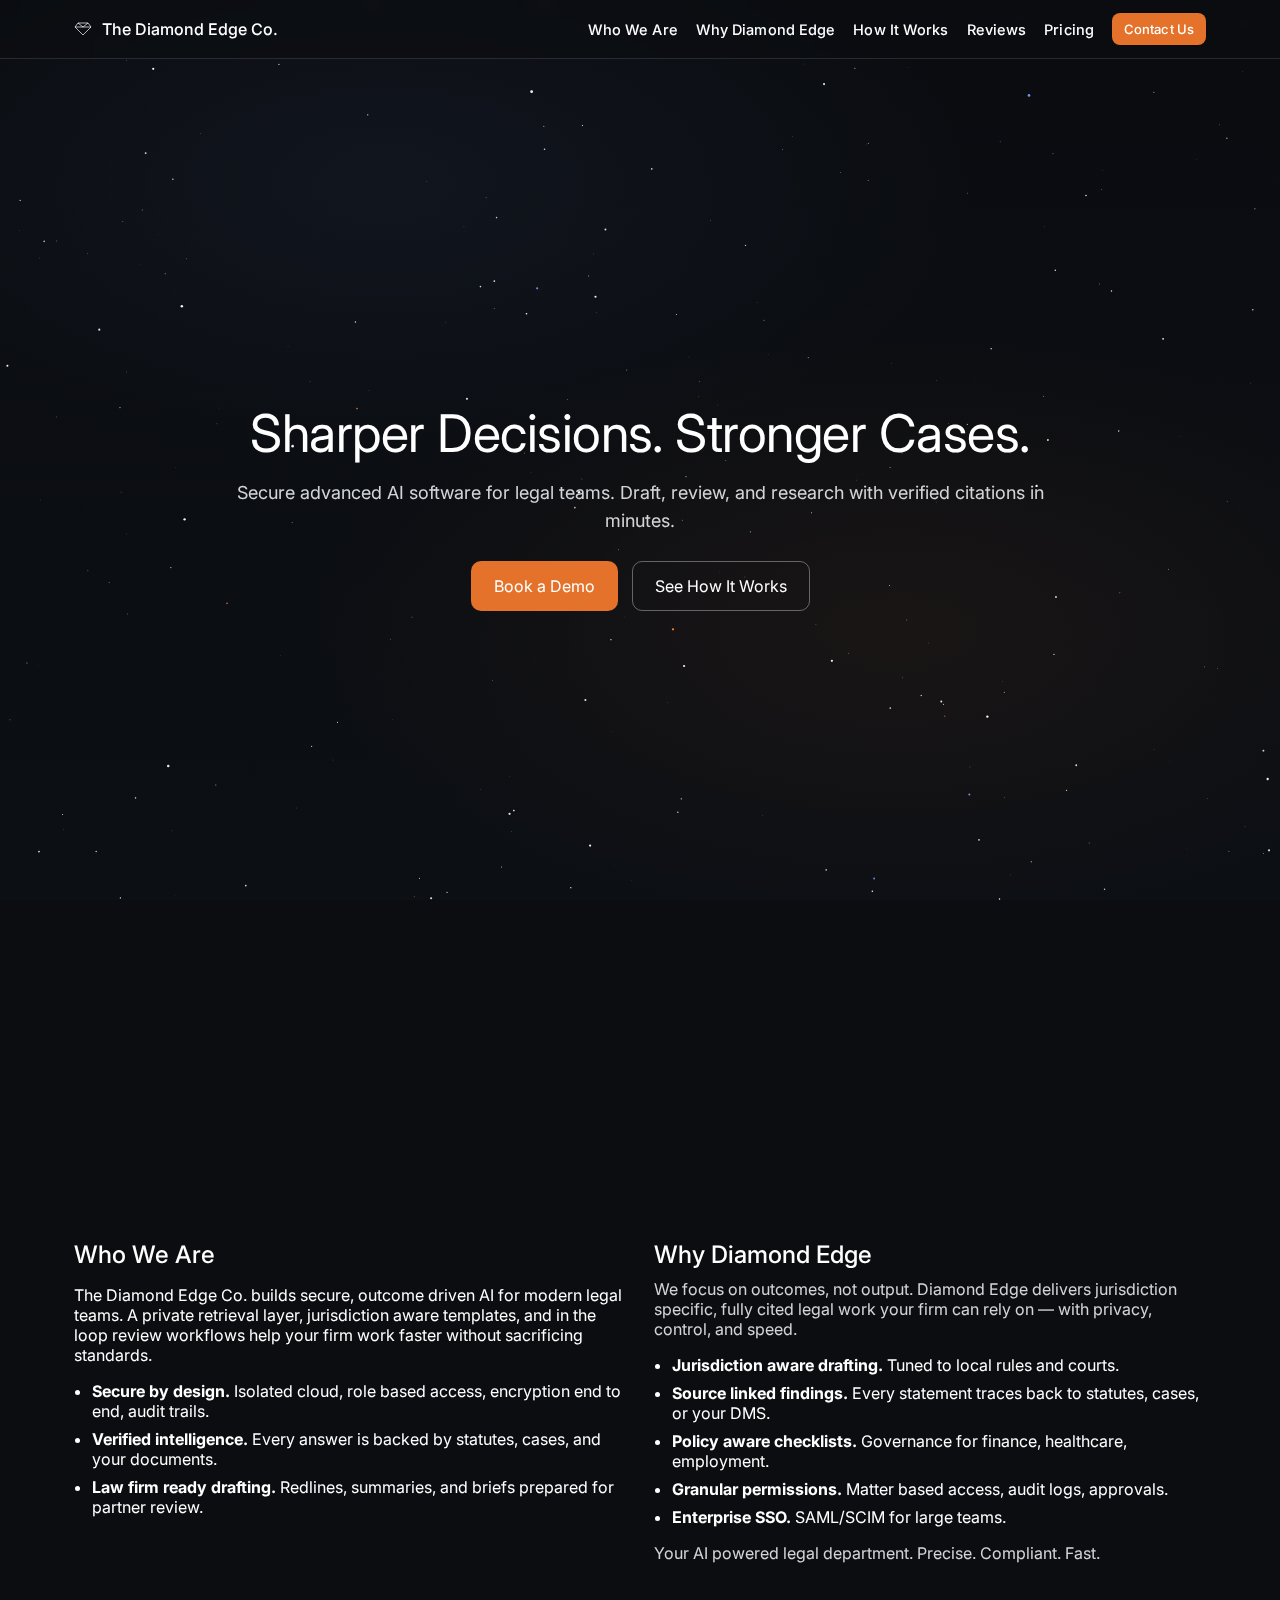
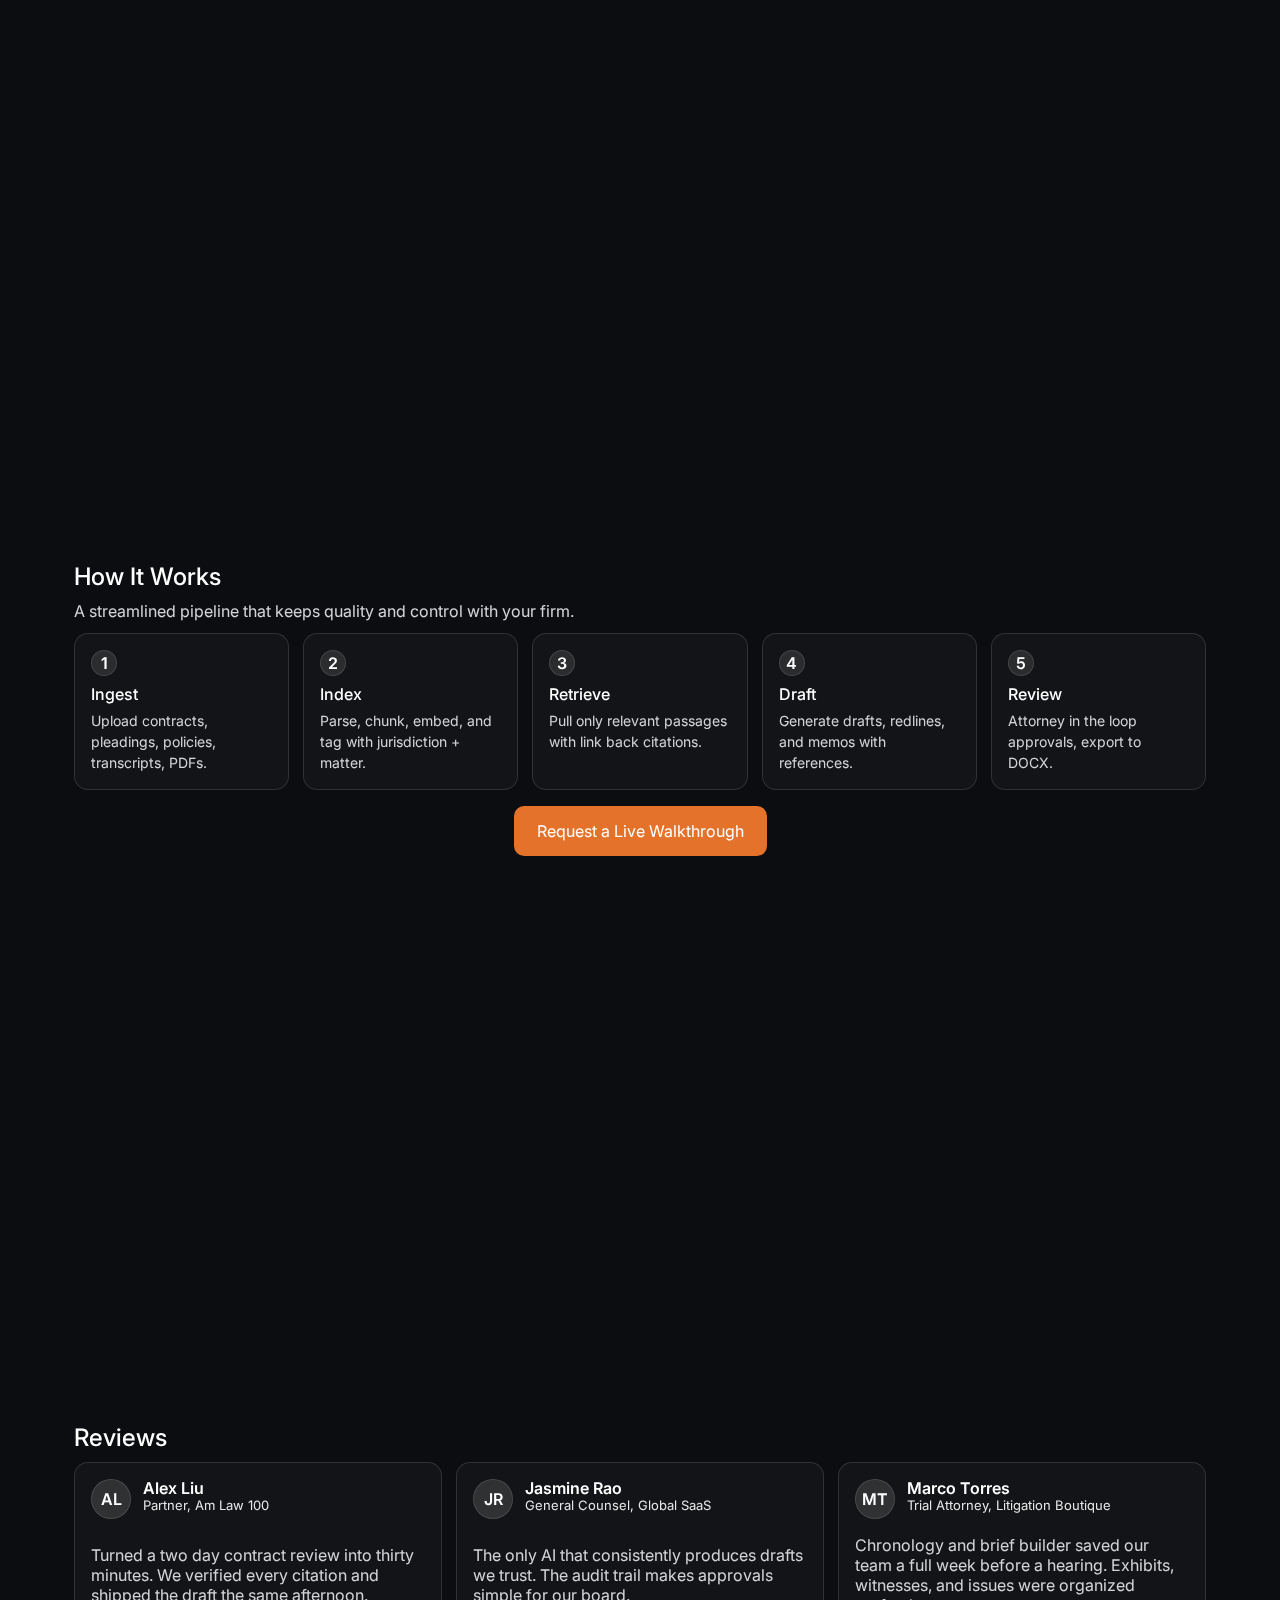
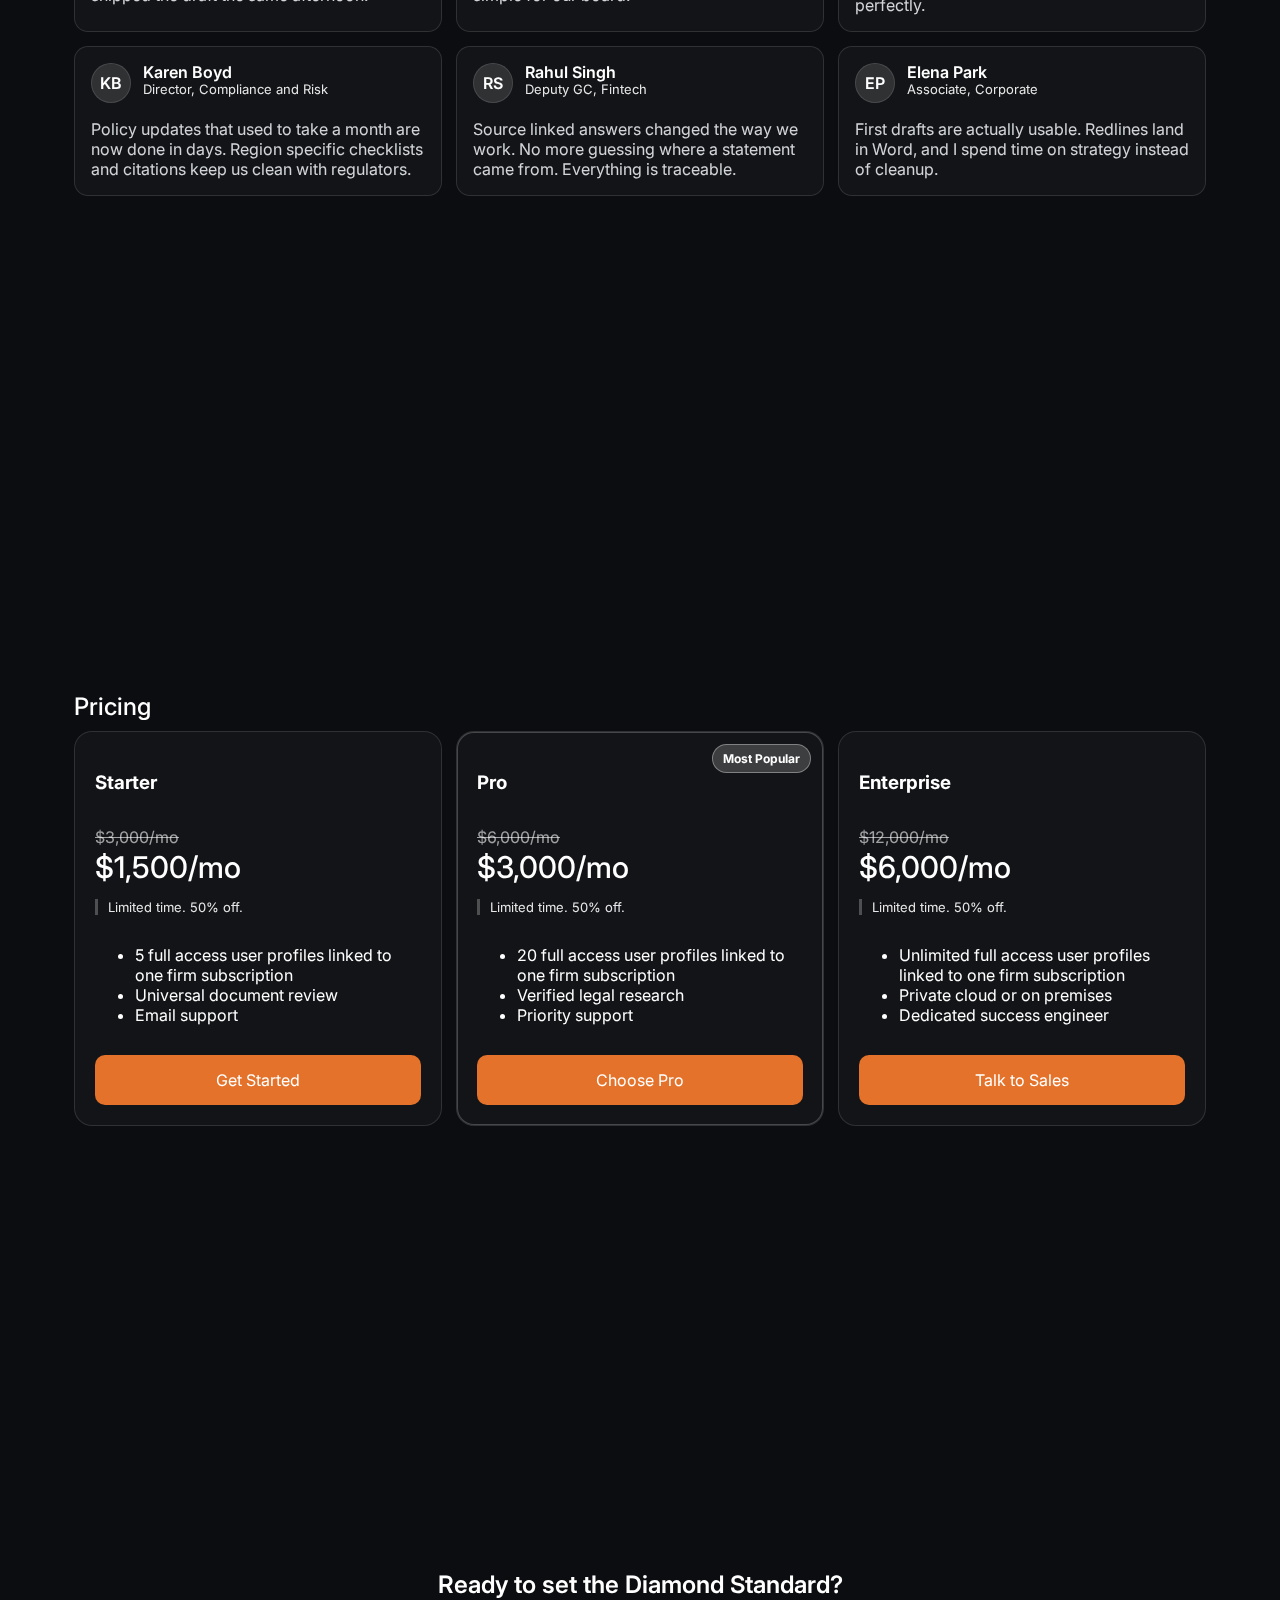
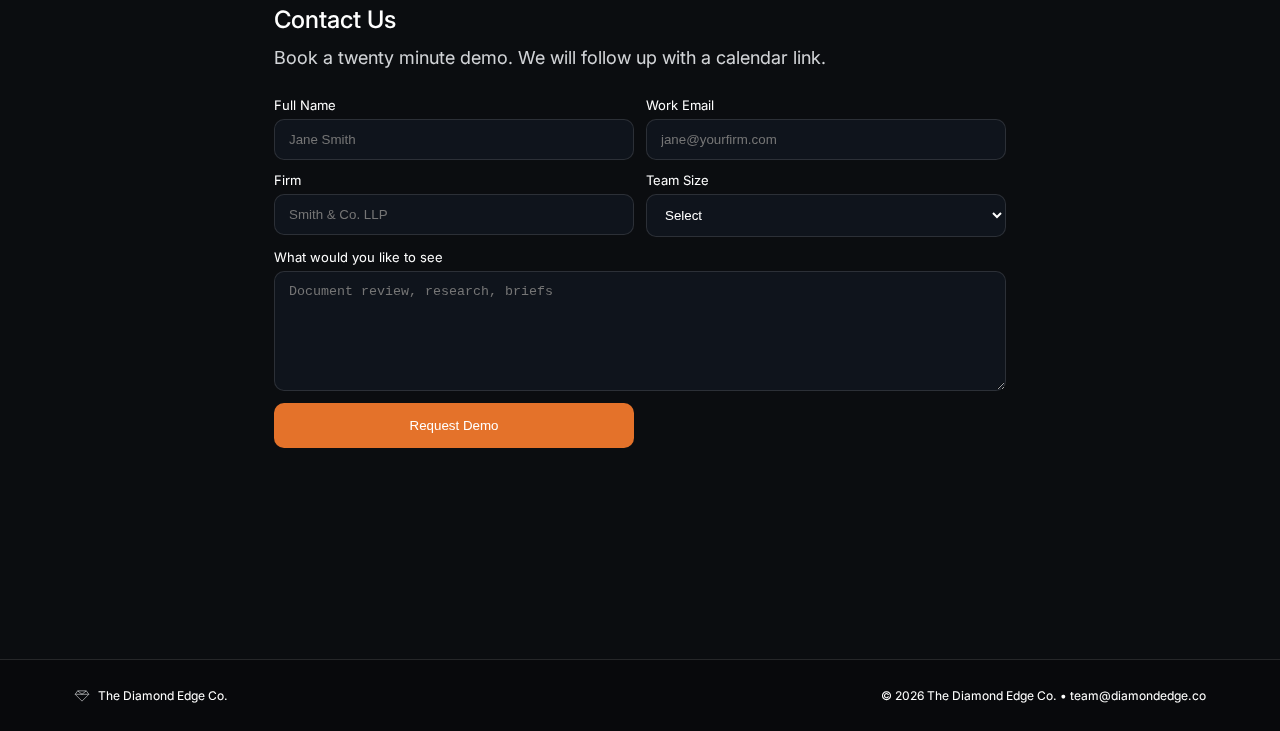
<file: index.html>
<!doctype html><html lang="en"><head>
<meta charset="utf-8"/><meta name="viewport" content="width=device-width, initial-scale=1"/>
<title>The Diamond Edge Co.</title>
<link rel="preconnect" href="https://fonts.googleapis.com">
<link rel="preconnect" href="https://fonts.gstatic.com" crossorigin>
<link href="https://fonts.googleapis.com/css2?family=Inter:wght@300;400;500;600&display=swap" rel="stylesheet">
<link rel="stylesheet" href="styles.css"/></head><body>
<canvas id="stars"></canvas>
<header class="header"><div class="max">
<a class="brand" href="#hero" aria-label="The Diamond Edge Co.">
<svg width="18" height="14" viewBox="0 0 36 28" aria-hidden="true"><g stroke="currentColor" stroke-width="1.4" fill="none" stroke-linejoin="round">
<path d="M2 10 L8 2 H28 L34 10 L18 26 Z"/><path d="M8 2 L18 10 L28 2"/><path d="M2 10 H34"/></g></svg>
<span>The Diamond Edge Co.</span></a>
<nav class="nav"><a href="#who">Who We Are</a><a href="#why">Why Diamond Edge</a><a href="#how">How It Works</a><a href="#reviews">Reviews</a><a href="#pricing">Pricing</a><a href="#contact" class="btn small accent">Contact Us</a></nav>
</div></header>
<main class="snap">
<section id="hero" class="panel center"><div class="inner"><h1>Sharper Decisions. Stronger Cases.</h1>
<p class="sub">Secure advanced AI software for legal teams. Draft, review, and research with verified citations in minutes.</p>
<div class="cta"><a href="#contact" class="btn accent">Book a Demo</a><a href="#why" class="btn ghost">See How It Works</a></div></div></section>
<section id="who" class="panel"><div class="inner max grid two"><div><h2>Who We Are</h2>
<p>The Diamond Edge Co. builds secure, outcome driven AI for modern legal teams. A private retrieval layer, jurisdiction aware templates, and in the loop review workflows help your firm work faster without sacrificing standards.</p>
<ul class="bullets"><li><strong>Secure by design.</strong> Isolated cloud, role based access, encryption end to end, audit trails.</li>
<li><strong>Verified intelligence.</strong> Every answer is backed by statutes, cases, and your documents.</li>
<li><strong>Law firm ready drafting.</strong> Redlines, summaries, and briefs prepared for partner review.</li></ul></div>
<div><h2>Why Diamond Edge</h2><p class="lead">We focus on outcomes, not output. Diamond Edge delivers jurisdiction specific, fully cited legal work your firm can rely on — with privacy, control, and speed.</p>
<ul class="bullets"><li><strong>Jurisdiction aware drafting.</strong> Tuned to local rules and courts.</li>
<li><strong>Source linked findings.</strong> Every statement traces back to statutes, cases, or your DMS.</li>
<li><strong>Policy aware checklists.</strong> Governance for finance, healthcare, employment.</li>
<li><strong>Granular permissions.</strong> Matter based access, audit logs, approvals.</li>
<li><strong>Enterprise SSO.</strong> SAML/SCIM for large teams.</li></ul>
<p class="note">Your AI powered legal department. Precise. Compliant. Fast.</p></div></div></section>
<section id="how" class="panel"><div class="inner max"><h2>How It Works</h2><p class="lead">A streamlined pipeline that keeps quality and control with your firm.</p>
<div class="steps"><div class="step"><div class="num">1</div><h3>Ingest</h3><p>Upload contracts, pleadings, policies, transcripts, PDFs.</p></div>
<div class="step"><div class="num">2</div><h3>Index</h3><p>Parse, chunk, embed, and tag with jurisdiction + matter.</p></div>
<div class="step"><div class="num">3</div><h3>Retrieve</h3><p>Pull only relevant passages with link back citations.</p></div>
<div class="step"><div class="num">4</div><h3>Draft</h3><p>Generate drafts, redlines, and memos with references.</p></div>
<div class="step"><div class="num">5</div><h3>Review</h3><p>Attorney in the loop approvals, export to DOCX.</p></div></div>
<div class="cta centerline"><a href="#contact" class="btn accent">Request a Live Walkthrough</a></div></div></section>
<section id="reviews" class="panel"><div class="inner max"><h2>Reviews</h2><div class="reviews">
<article class="review"><div class="avatar">AL</div><div class="meta"><div class="name">Alex Liu</div><div class="role">Partner, Am Law 100</div></div><p>Turned a two day contract review into thirty minutes. We verified every citation and shipped the draft the same afternoon.</p></article>
<article class="review"><div class="avatar">JR</div><div class="meta"><div class="name">Jasmine Rao</div><div class="role">General Counsel, Global SaaS</div></div><p>The only AI that consistently produces drafts we trust. The audit trail makes approvals simple for our board.</p></article>
<article class="review"><div class="avatar">MT</div><div class="meta"><div class="name">Marco Torres</div><div class="role">Trial Attorney, Litigation Boutique</div></div><p>Chronology and brief builder saved our team a full week before a hearing. Exhibits, witnesses, and issues were organized perfectly.</p></article>
<article class="review"><div class="avatar">KB</div><div class="meta"><div class="name">Karen Boyd</div><div class="role">Director, Compliance and Risk</div></div><p>Policy updates that used to take a month are now done in days. Region specific checklists and citations keep us clean with regulators.</p></article>
<article class="review"><div class="avatar">RS</div><div class="meta"><div class="name">Rahul Singh</div><div class="role">Deputy GC, Fintech</div></div><p>Source linked answers changed the way we work. No more guessing where a statement came from. Everything is traceable.</p></article>
<article class="review"><div class="avatar">EP</div><div class="meta"><div class="name">Elena Park</div><div class="role">Associate, Corporate</div></div><p>First drafts are actually usable. Redlines land in Word, and I spend time on strategy instead of cleanup.</p></article>
</div></div></section>
<section id="pricing" class="panel"><div class="inner max"><h2>Pricing</h2><div class="pricing">
<div class="card"><h3>Starter</h3><div class="prices"><span class="was">$3,000<span class="unit">/mo</span></span><span class="now">$1,500<span class="unit">/mo</span></span></div>
<div class="offer">Limited time. 50% off.</div><ul><li>5 full access user profiles linked to one firm subscription</li><li>Universal document review</li><li>Email support</li></ul><a class="btn accent w" href="#contact">Get Started</a></div>
<div class="card pop"><div class="badge">Most Popular</div><h3>Pro</h3><div class="prices"><span class="was">$6,000<span class="unit">/mo</span></span><span class="now">$3,000<span class="unit">/mo</span></span></div>
<div class="offer">Limited time. 50% off.</div><ul><li>20 full access user profiles linked to one firm subscription</li><li>Verified legal research</li><li>Priority support</li></ul><a class="btn accent w" href="#contact">Choose Pro</a></div>
<div class="card"><h3>Enterprise</h3><div class="prices"><span class="was">$12,000<span class="unit">/mo</span></span><span class="now">$6,000<span class="unit">/mo</span></span></div>
<div class="offer">Limited time. 50% off.</div><ul><li>Unlimited full access user profiles linked to one firm subscription</li><li>Private cloud or on premises</li><li>Dedicated success engineer</li></ul><a class="btn accent w" href="#contact">Talk to Sales</a></div>
</div></div></section>
<section id="contact" class="panel"><div class="inner max narrow"><h2 class="pre-contact">Ready to set the Diamond Standard?</h2>
<h2>Contact Us</h2><p class="sub">Book a twenty minute demo. We will follow up with a calendar link.</p>
<form class="form" onsubmit="event.preventDefault(); alert('Thanks. We will email you to schedule.');">
<label><span>Full Name</span><input required placeholder="Jane Smith"></label>
<label><span>Work Email</span><input type="email" required placeholder="jane@yourfirm.com"></label>
<label><span>Firm</span><input required placeholder="Smith & Co. LLP"></label>
<label><span>Team Size</span><select required><option value="">Select</option><option>1 to 5</option><option>6 to 20</option><option>21 to 100</option><option>100 plus</option></select></label>
<label class="full"><span>What would you like to see</span><textarea placeholder="Document review, research, briefs"></textarea></label>
<button class="btn accent">Request Demo</button></form></div></section>
</main>
<footer class="footer"><div class="max footline"><div class="brandline">
<svg width="16" height="12" viewBox="0 0 36 28" aria-hidden="true"><g stroke="#E8EAED" stroke-width="1.4" fill="none" stroke-linejoin="round">
<path d="M2 10 L8 2 H28 L34 10 L18 26 Z"/><path d="M8 2 L18 10 L28 2"/><path d="M2 10 H34"/></g></svg>
<span>The Diamond Edge Co.</span></div><p>© <span id="year"></span> The Diamond Edge Co. • <a href="mailto:team@diamondedge.co">team@diamondedge.co</a></p></div></footer>
<script src="script.js"></script></body></html>
</file>
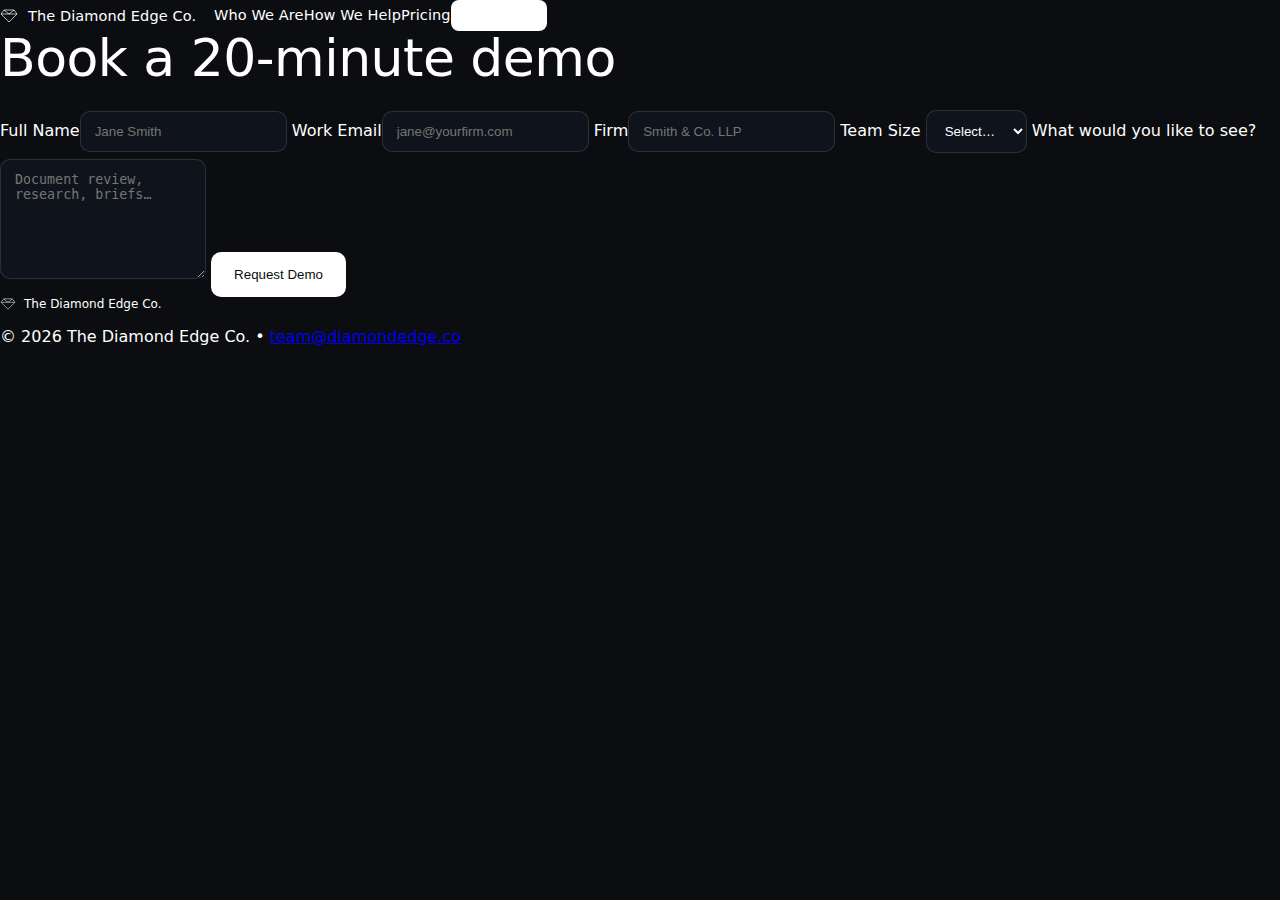
<file: contact.html>
<!DOCTYPE html><html lang="en"><head>
<meta charset="utf-8"/><meta name="viewport" content="width=device-width, initial-scale=1"/>
<title>Contact — The Diamond Edge Co.</title>
<link rel="stylesheet" href="styles.css"/></head><body>
<header class="site-header">
  <div class="nav container">
    <a class="brand" href="index.html"><svg width="18" height="14" viewBox="0 0 36 28" fill="none" xmlns="http://www.w3.org/2000/svg"><g stroke="#FFFFFF" stroke-width="1.4" stroke-linejoin="round"><path d="M2 10 L8 2 H28 L34 10 L18 26 Z"/><path d="M8 2 L18 10 L28 2"/><path d="M2 10 H34"/></g></svg><span>The Diamond Edge Co.</span></a>
    <nav><a href="who.html">Who We Are</a><a href="help.html">How We Help</a><a href="pricing.html">Pricing</a><a class="btn small" href="contact.html">Contact Us</a></nav>
  </div>
</header>
<main class="page container">
  <h1>Book a 20‑minute demo</h1>
  <form class="form-grid" onsubmit="event.preventDefault(); alert('Thanks — we\'ll email you to schedule.');">
    <label><span>Full Name</span><input required placeholder="Jane Smith"/></label>
    <label><span>Work Email</span><input type="email" required placeholder="jane@yourfirm.com"/></label>
    <label><span>Firm</span><input required placeholder="Smith & Co. LLP"/></label>
    <label><span>Team Size</span>
      <select required><option value="">Select…</option><option>1–5</option><option>6–20</option><option>21–100</option><option>100+</option></select>
    </label>
    <label class="full"><span>What would you like to see?</span><textarea placeholder="Document review, research, briefs…"></textarea></label>
    <button class="btn" type="submit">Request Demo</button>
  </form>
</main>
<footer class="site-footer"><div class="container footer-inner"><div class="brandline"><svg width="16" height="12" viewBox="0 0 36 28" fill="none" xmlns="http://www.w3.org/2000/svg"><g stroke="#E8EAED" stroke-width="1.4" stroke-linejoin="round"><path d="M2 10 L8 2 H28 L34 10 L18 26 Z"/><path d="M8 2 L18 10 L28 2"/><path d="M2 10 H34"/></g></svg><span>The Diamond Edge Co.</span></div><p>© <span id="year"></span> The Diamond Edge Co. • <a href="mailto:team@diamondedge.co">team@diamondedge.co</a></p></div></footer>
<script>document.getElementById('year').textContent=new Date().getFullYear()</script>
</body></html>
</file>
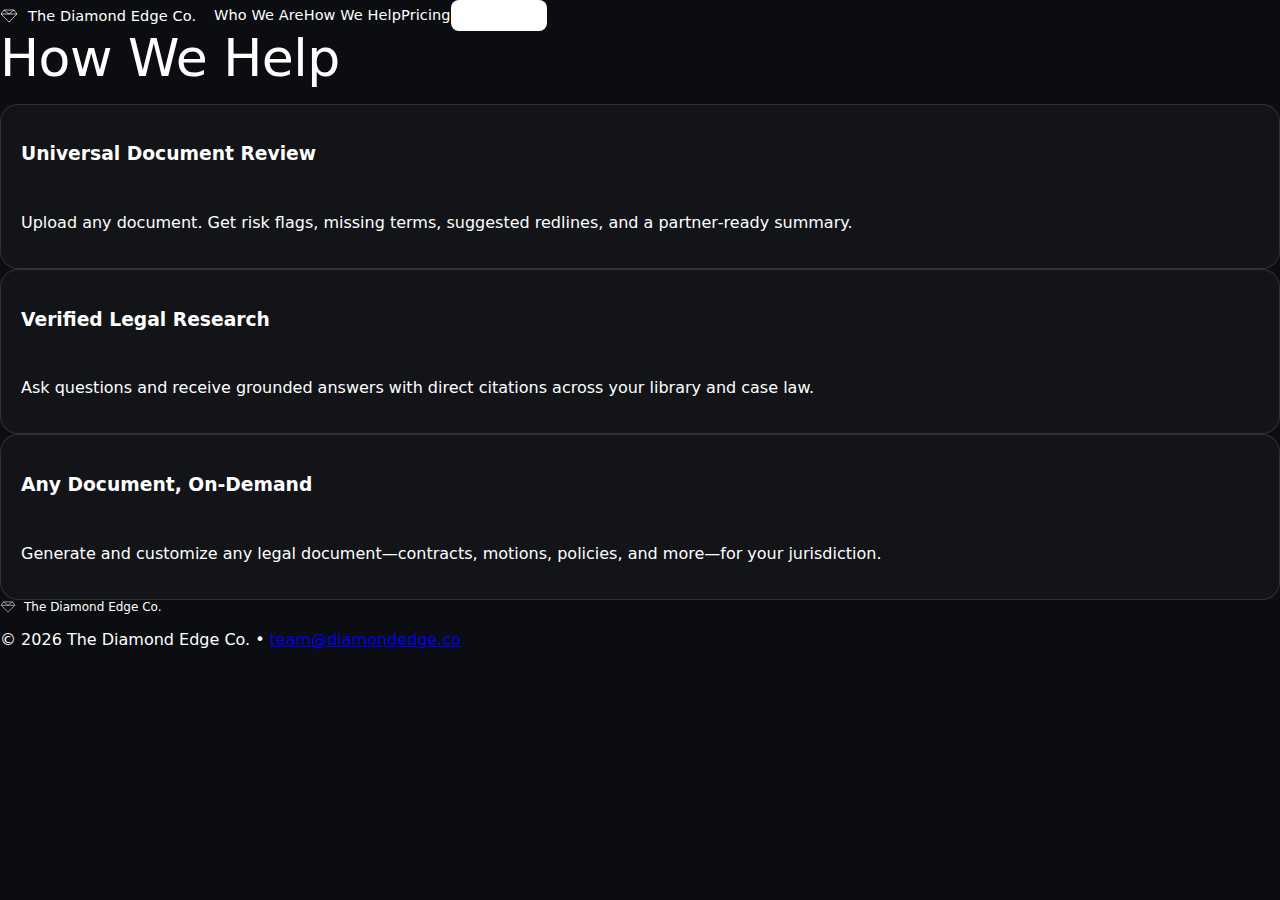
<file: help.html>
<!DOCTYPE html><html lang="en"><head>
<meta charset="utf-8"/><meta name="viewport" content="width=device-width, initial-scale=1"/>
<title>How We Help — The Diamond Edge Co.</title>
<link rel="stylesheet" href="styles.css"/></head><body>
<header class="site-header">
  <div class="nav container">
    <a class="brand" href="index.html"><svg width="18" height="14" viewBox="0 0 36 28" fill="none" xmlns="http://www.w3.org/2000/svg"><g stroke="#FFFFFF" stroke-width="1.4" stroke-linejoin="round"><path d="M2 10 L8 2 H28 L34 10 L18 26 Z"/><path d="M8 2 L18 10 L28 2"/><path d="M2 10 H34"/></g></svg><span>The Diamond Edge Co.</span></a>
    <nav><a href="who.html">Who We Are</a><a href="help.html">How We Help</a><a href="pricing.html">Pricing</a><a class="btn small" href="contact.html">Contact Us</a></nav>
  </div>
</header>
<main class="page container">
  <h1>How We Help</h1>
  <div class="grid-3">
    <div class="card"><h3>Universal Document Review</h3><p>Upload any document. Get risk flags, missing terms, suggested redlines, and a partner‑ready summary.</p></div>
    <div class="card"><h3>Verified Legal Research</h3><p>Ask questions and receive grounded answers with direct citations across your library and case law.</p></div>
    <div class="card"><h3>Any Document, On‑Demand</h3><p>Generate and customize any legal document—contracts, motions, policies, and more—for your jurisdiction.</p></div>
  </div>
</main>
<footer class="site-footer"><div class="container footer-inner"><div class="brandline"><svg width="16" height="12" viewBox="0 0 36 28" fill="none" xmlns="http://www.w3.org/2000/svg"><g stroke="#E8EAED" stroke-width="1.4" stroke-linejoin="round"><path d="M2 10 L8 2 H28 L34 10 L18 26 Z"/><path d="M8 2 L18 10 L28 2"/><path d="M2 10 H34"/></g></svg><span>The Diamond Edge Co.</span></div><p>© <span id="year"></span> The Diamond Edge Co. • <a href="mailto:team@diamondedge.co">team@diamondedge.co</a></p></div></footer>
<script>document.getElementById('year').textContent=new Date().getFullYear()</script>
</body></html>
</file>
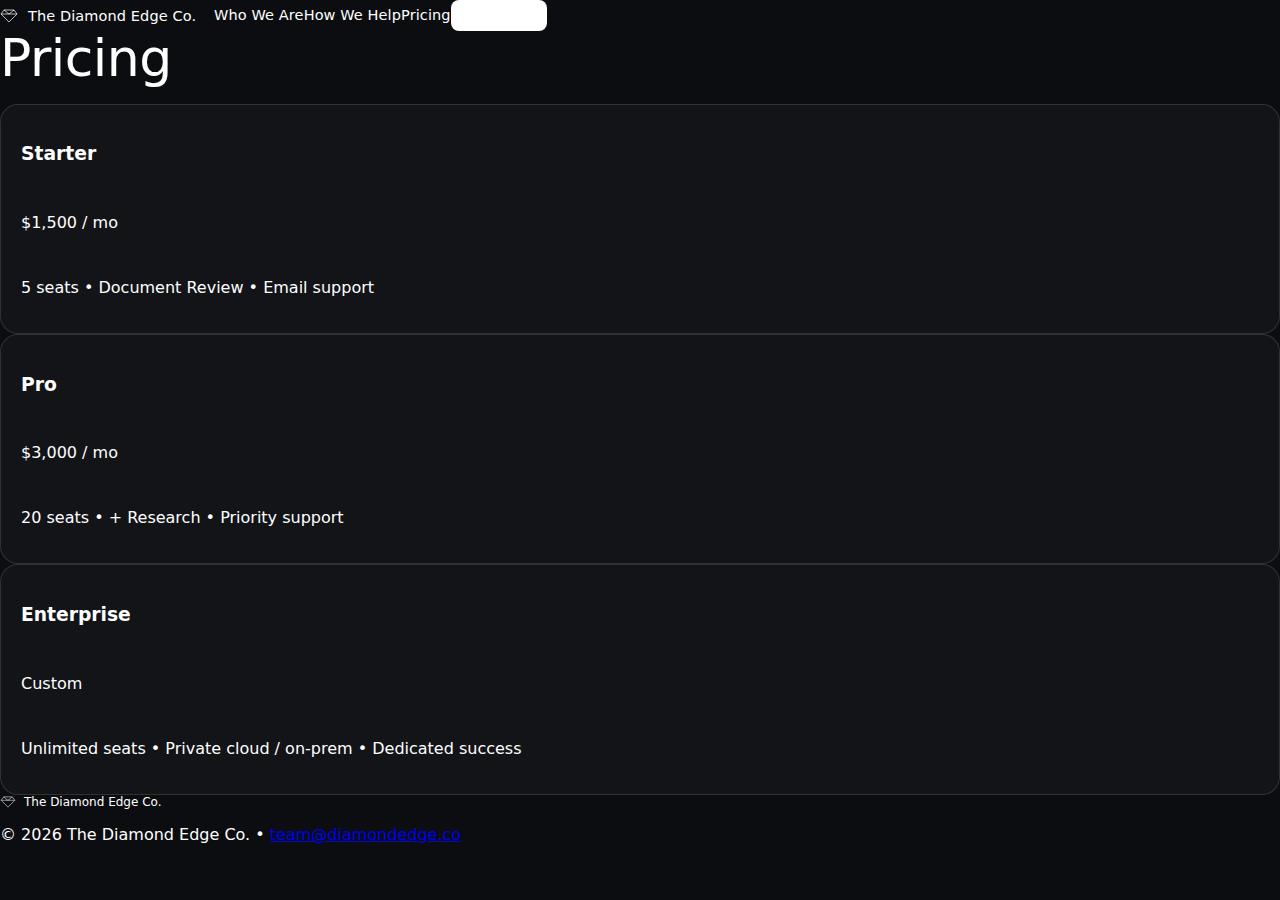
<file: pricing.html>
<!DOCTYPE html><html lang="en"><head>
<meta charset="utf-8"/><meta name="viewport" content="width=device-width, initial-scale=1"/>
<title>Pricing — The Diamond Edge Co.</title>
<link rel="stylesheet" href="styles.css"/></head><body>
<header class="site-header">
  <div class="nav container">
    <a class="brand" href="index.html"><svg width="18" height="14" viewBox="0 0 36 28" fill="none" xmlns="http://www.w3.org/2000/svg"><g stroke="#FFFFFF" stroke-width="1.4" stroke-linejoin="round"><path d="M2 10 L8 2 H28 L34 10 L18 26 Z"/><path d="M8 2 L18 10 L28 2"/><path d="M2 10 H34"/></g></svg><span>The Diamond Edge Co.</span></a>
    <nav><a href="who.html">Who We Are</a><a href="help.html">How We Help</a><a href="pricing.html">Pricing</a><a class="btn small" href="contact.html">Contact Us</a></nav>
  </div>
</header>
<main class="page container">
  <h1>Pricing</h1>
  <div class="grid-3">
    <div class="card"><h3>Starter</h3><p>$1,500 / mo</p><p>5 seats • Document Review • Email support</p></div>
    <div class="card"><h3>Pro</h3><p>$3,000 / mo</p><p>20 seats • + Research • Priority support</p></div>
    <div class="card"><h3>Enterprise</h3><p>Custom</p><p>Unlimited seats • Private cloud / on‑prem • Dedicated success</p></div>
  </div>
</main>
<footer class="site-footer"><div class="container footer-inner"><div class="brandline"><svg width="16" height="12" viewBox="0 0 36 28" fill="none" xmlns="http://www.w3.org/2000/svg"><g stroke="#E8EAED" stroke-width="1.4" stroke-linejoin="round"><path d="M2 10 L8 2 H28 L34 10 L18 26 Z"/><path d="M8 2 L18 10 L28 2"/><path d="M2 10 H34"/></g></svg><span>The Diamond Edge Co.</span></div><p>© <span id="year"></span> The Diamond Edge Co. • <a href="mailto:team@diamondedge.co">team@diamondedge.co</a></p></div></footer>
<script>document.getElementById('year').textContent=new Date().getFullYear()</script>
</body></html>
</file>
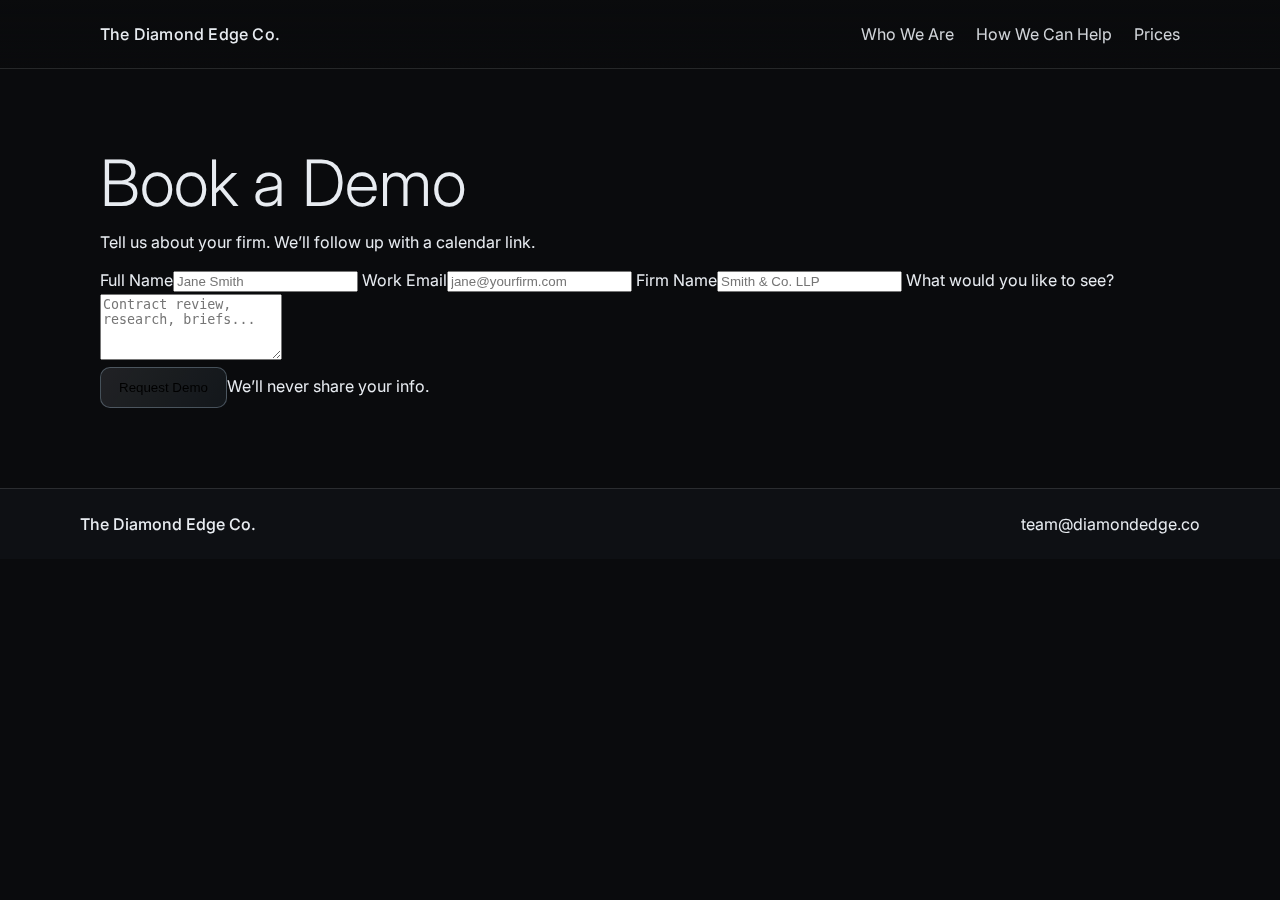
<file: signup.html>
<!DOCTYPE html>
<html lang="en"><head><meta charset="UTF-8"/><meta name="viewport" content="width=device-width, initial-scale=1.0"/>
<title>Sign Up — The Diamond Edge Co.</title><link rel="preconnect" href="https://fonts.googleapis.com"><link rel="preconnect" href="https://fonts.gstatic.com" crossorigin>
<link href="https://fonts.googleapis.com/css2?family=Inter:wght@300;400;500&display=swap" rel="stylesheet"><link rel="stylesheet" href="styles.v3.css"/></head>
<body>
<header class="nav"><div class="container nav-inner"><a href="index.html" class="brand"><span class="wordmark">The Diamond Edge Co.</span></a>
<nav class="links"><a href="index.html#who">Who We Are</a><a href="index.html#how">How We Can Help</a><a href="index.html#prices">Prices</a></nav>
<button class="burger" aria-label="Open Menu"><span></span><span></span><span></span></button></div></header>
<main class="section"><div class="container form-wrap"><h1>Book a Demo</h1><p>Tell us about your firm. We’ll follow up with a calendar link.</p>
<form id="signup-form"><label for="name">Full Name</label><input id="name" name="name" required placeholder="Jane Smith"/>
<label for="email">Work Email</label><input id="email" name="email" type="email" required placeholder="jane@yourfirm.com"/>
<label for="company">Firm Name</label><input id="company" name="company" required placeholder="Smith & Co. LLP"/>
<label for="notes">What would you like to see?</label><textarea id="notes" name="notes" rows="4" placeholder="Contract review, research, briefs..."></textarea>
<div class="form-actions"><button class="btn btn-primary" type="submit">Request Demo</button><span class="small">We’ll never share your info.</span></div></form></div></main>
<footer class="footer"><div class="container footer-inner"><div class="ft-left"><span class="ft-name">The Diamond Edge Co.</span></div>
<div class="ft-meta"><a href="mailto:team@diamondedge.co">team@diamondedge.co</a></div></div></footer>
<script src="script.v3.js"></script><script>document.getElementById('signup-form').addEventListener('submit',function(e){e.preventDefault();const d=Object.fromEntries(new FormData(this).entries());try{const k='diamondedge_signups';const a=JSON.parse(localStorage.getItem(k)||'[]');a.push({...d,ts:new Date().toISOString()});localStorage.setItem(k,JSON.stringify(a));}catch(e){}window.location.href='thankyou.html';});</script>
</body></html>
</file>
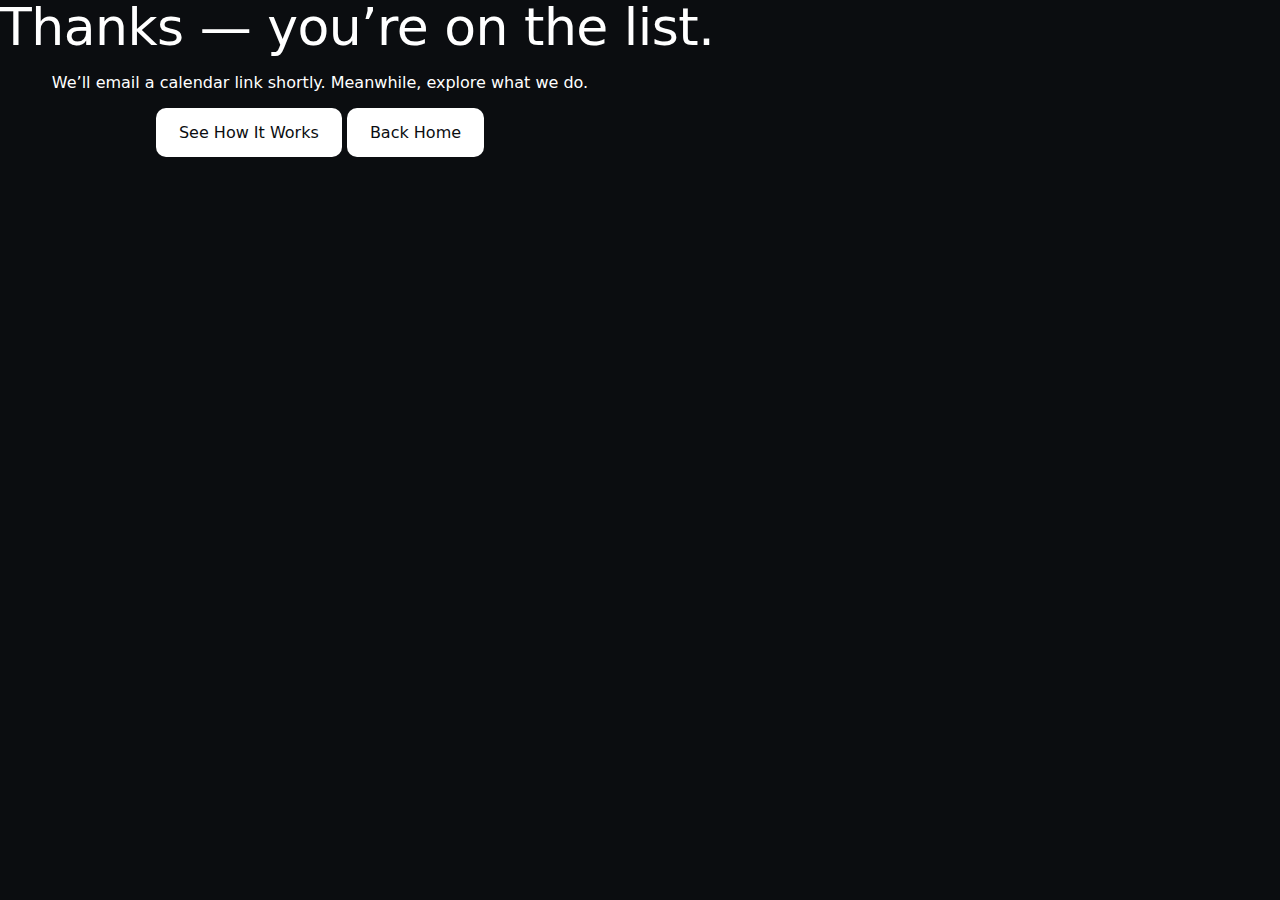
<file: thankyou.html>
<!DOCTYPE html>
<html lang="en">
<head>
  <meta charset="UTF-8" />
  <meta name="viewport" content="width=device-width, initial-scale=1.0"/>
  <title>Thanks — The Diamond Edge Co.</title>
  <link rel="stylesheet" href="styles.css"/>
</head>
<body>
  <main class="section">
    <div class="container" style="text-align:center;max-width:640px">
      <h1>Thanks — you’re on the list.</h1>
      <p>We’ll email a calendar link shortly. Meanwhile, explore what we do.</p>
      <div style="margin-top:16px">
        <a class="btn btn-primary" href="index.html#how">See How It Works</a>
        <a class="btn btn-outline" href="index.html">Back Home</a>
      </div>
    </div>
  </main>
</body>
</html>
</file>
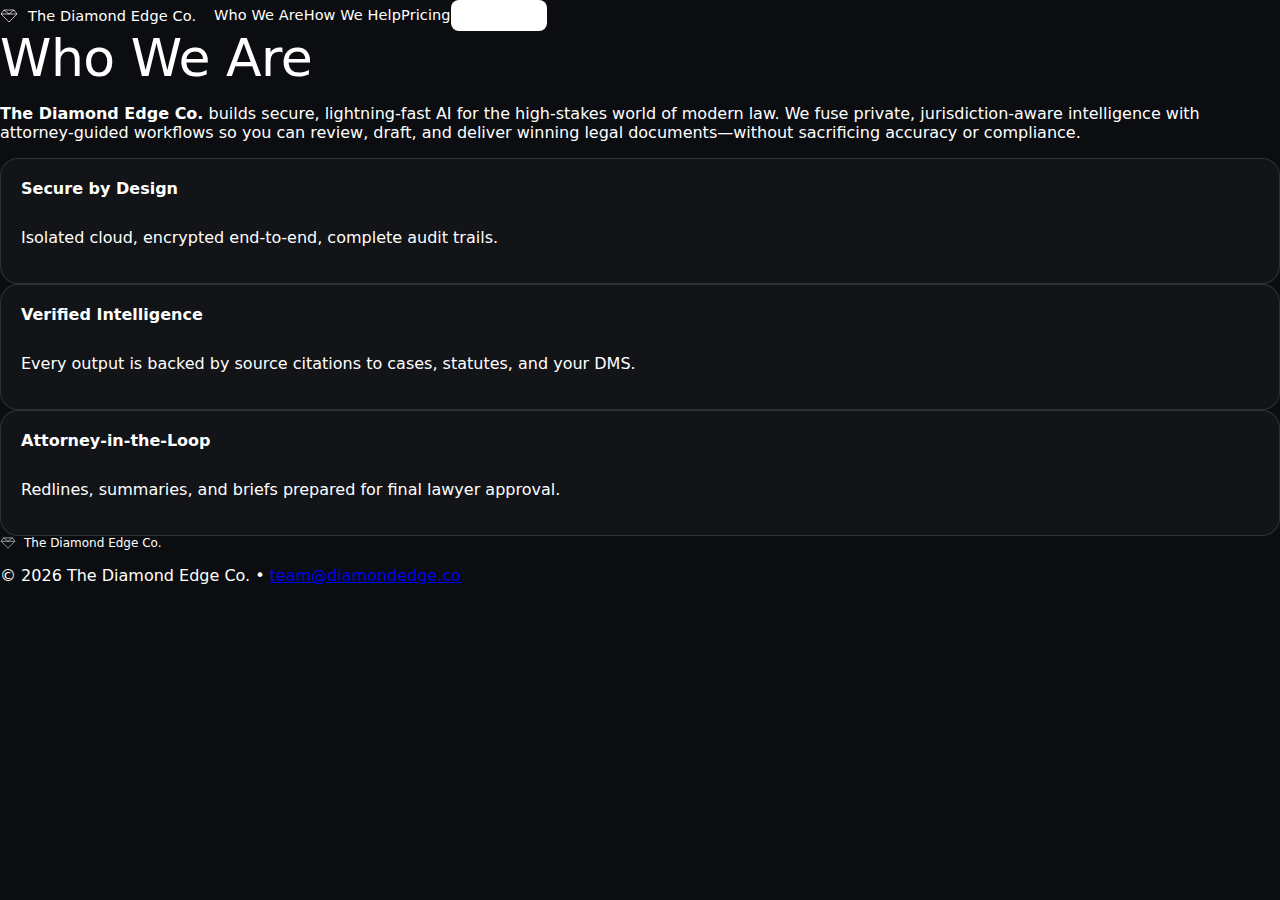
<file: who.html>
<!DOCTYPE html><html lang="en"><head>
<meta charset="utf-8"/><meta name="viewport" content="width=device-width, initial-scale=1"/>
<title>Who We Are — The Diamond Edge Co.</title>
<link rel="stylesheet" href="styles.css"/></head><body>
<header class="site-header">
  <div class="nav container">
    <a class="brand" href="index.html"><svg width="18" height="14" viewBox="0 0 36 28" fill="none" xmlns="http://www.w3.org/2000/svg"><g stroke="#FFFFFF" stroke-width="1.4" stroke-linejoin="round"><path d="M2 10 L8 2 H28 L34 10 L18 26 Z"/><path d="M8 2 L18 10 L28 2"/><path d="M2 10 H34"/></g></svg><span>The Diamond Edge Co.</span></a>
    <nav><a href="who.html">Who We Are</a><a href="help.html">How We Help</a><a href="pricing.html">Pricing</a><a class="btn small" href="contact.html">Contact Us</a></nav>
  </div>
</header>
<main class="page container">
  <h1>Who We Are</h1>
  <p><strong>The Diamond Edge Co.</strong> builds secure, lightning‑fast AI for the high‑stakes world of modern law. We fuse private, jurisdiction‑aware intelligence with attorney‑guided workflows so you can review, draft, and deliver winning legal documents—without sacrificing accuracy or compliance.</p>
  <div class="grid-3">
    <div class="card"><strong>Secure by Design</strong><p>Isolated cloud, encrypted end‑to‑end, complete audit trails.</p></div>
    <div class="card"><strong>Verified Intelligence</strong><p>Every output is backed by source citations to cases, statutes, and your DMS.</p></div>
    <div class="card"><strong>Attorney‑in‑the‑Loop</strong><p>Redlines, summaries, and briefs prepared for final lawyer approval.</p></div>
  </div>
</main>
<footer class="site-footer"><div class="container footer-inner"><div class="brandline"><svg width="16" height="12" viewBox="0 0 36 28" fill="none" xmlns="http://www.w3.org/2000/svg"><g stroke="#E8EAED" stroke-width="1.4" stroke-linejoin="round"><path d="M2 10 L8 2 H28 L34 10 L18 26 Z"/><path d="M8 2 L18 10 L28 2"/><path d="M2 10 H34"/></g></svg><span>The Diamond Edge Co.</span></div><p>© <span id="year"></span> The Diamond Edge Co. • <a href="mailto:team@diamondedge.co">team@diamondedge.co</a></p></div></footer>
<script>document.getElementById('year').textContent=new Date().getFullYear()</script>
</body></html>
</file>
<file: styles.css>
:root{--bg:#0b0d10;--text:#fff;--muted:rgba(232,234,237,0.9);--stroke:rgba(255,255,255,0.12);--accent:#E4722A;--accent-hover:#CC631F}
*{box-sizing:border-box}html,body{height:100%}html{scroll-behavior:smooth}
body{margin:0;background:var(--bg);color:var(--text);font-family:Inter,-apple-system,system-ui,Segoe UI,Roboto,Helvetica,Arial;-webkit-font-smoothing:antialiased;-moz-osx-font-smoothing:grayscale;overflow-x:hidden}
#stars{position:fixed;inset:0;z-index:-2;display:block;background:radial-gradient(1000px 500px at 30% 20%, rgba(122,162,255,0.06), transparent 60%),radial-gradient(1000px 500px at 70% 70%, rgba(255,138,61,0.06), transparent 60%),linear-gradient(180deg,#0a0c10,#0c0f14)}
.max{max-width:1180px;margin:0 auto;padding:0 24px}.narrow{max-width:780px}
.header{position:sticky;top:0;z-index:20;background:rgba(11,13,16,0.55);backdrop-filter:blur(8px);border-bottom:1px solid var(--stroke)}
.header .max{display:flex;align-items:center;justify-content:space-between;height:58px}
.brand{display:flex;align-items:center;gap:10px;color:#fff;text-decoration:none;font-weight:500}
.nav{display:flex;gap:18px;align-items:center}.nav a{color:#fff;text-decoration:none;font-weight:500;font-size:14.5px;letter-spacing:.1px}
.btn.small{padding:7px 11px;border-radius:8px;border:1px solid var(--stroke);font-size:13px}.btn.small.accent{background:var(--accent);border-color:transparent;color:#fff}.btn.small.accent:hover{background:var(--accent-hover)}
.snap{scroll-snap-type:y mandatory}.panel{min-height:100vh;display:flex;align-items:center;justify-content:center;scroll-snap-align:start;position:relative}.inner{width:100%}
.center .inner{text-align:center;max-width:960px;padding:0 24px}
h1{font-weight:400;font-size:clamp(34px,5.5vw,52px);letter-spacing:-.01em;line-height:1.05;margin:0 0 18px;white-space:nowrap}
.sub{font-size:18px;line-height:1.55;color:var(--muted);margin:0 auto 26px;max-width:880px}
.cta{display:flex;gap:14px;justify-content:center;align-items:center}
.btn{display:inline-block;padding:14px 22px;border-radius:10px;border:1px solid var(--stroke);text-decoration:none;color:#0b0d10;background:#fff}.btn:hover{background:#eceff3}
.btn.ghost{background:transparent;color:#fff;border:1px solid rgba(255,255,255,0.35)}.btn.ghost:hover{background:rgba(255,255,255,0.06)}
.btn.accent{background:var(--accent);color:#fff;border-color:transparent}.btn.accent:hover{background:var(--accent-hover)}
.grid.two{display:grid;grid-template-columns:1fr 1fr;gap:28px;padding:0 24px}
h2{font-weight:500;margin:0 0 10px}.lead{color:var(--muted);margin:6px 0 10px}.bullets{padding-left:18px}.bullets li{margin:8px 0}.note{margin-top:10px;color:var(--muted)}
.steps{display:grid;grid-template-columns:repeat(5,1fr);gap:14px;margin-top:12px}
.step{border:1px solid var(--stroke);border-radius:14px;padding:16px;background:rgba(255,255,255,0.03)}.step .num{width:26px;height:26px;border-radius:50%;display:flex;align-items:center;justify-content:center;background:rgba(255,255,255,0.1);border:1px solid var(--stroke);font-weight:600;margin-bottom:8px}
.step h3{margin:0 0 6px;font-weight:500;font-size:16px}.step p{margin:0;color:var(--muted);font-size:14px;line-height:1.5}
.centerline{margin-top:16px;text-align:center}
.reviews{display:grid;grid-template-columns:repeat(3,1fr);gap:14px;margin-top:10px}
.review{display:grid;grid-template-columns:auto 1fr;gap:12px;border:1px solid var(--stroke);border-radius:14px;padding:16px;background:rgba(255,255,255,0.03)}
.review .avatar{width:40px;height:40px;border-radius:50%;display:flex;align-items:center;justify-content:center;background:rgba(255,255,255,0.12);border:1px solid var(--stroke);font-weight:600}
.review .meta{line-height:1.2}.review .name{font-weight:600}.review .role{font-size:13px;opacity:.9}.review p{grid-column:1/-1;margin:4px 0 0;color:var(--muted)}
.pricing{display:grid;grid-template-columns:repeat(3,1fr);gap:14px;margin-top:8px}
.card{position:relative;display:flex;flex-direction:column;gap:14px;padding:20px;border-radius:18px;background:rgba(255,255,255,0.03);border:1px solid var(--stroke)}.card.pop{box-shadow:0 0 0 1px rgba(255,255,255,0.22) inset}
.card .badge{position:absolute;top:12px;right:12px;padding:6px 10px;border-radius:999px;font-size:12px;font-weight:700;color:#fff;background:rgba(255,255,255,0.18);border:1px solid rgba(255,255,255,0.35)}
.prices{display:flex;flex-direction:column;gap:2px}.was{text-decoration:line-through;color:rgba(255,255,255,0.6)}.now{font-size:30px;font-weight:500}.offer{font-size:13px;color:rgba(255,255,255,0.9);border-left:3px solid rgba(255,255,255,0.25);padding-left:10px}.w{width:100%;text-align:center}
.pre-contact{font-weight:600;margin-bottom:6px;text-align:center}
.form{display:grid;grid-template-columns:1fr 1fr;gap:12px;margin-top:14px}.form label{display:flex;flex-direction:column;font-size:13px}
input,select,textarea{margin-top:6px;border:1px solid var(--stroke);border-radius:10px;background:#0f141c;color:#fff;padding:12px 14px;outline:none}textarea{min-height:120px;resize:vertical}.form .full{grid-column:1/-1}
.footer{border-top:1px solid var(--stroke);padding:16px 0;background:rgba(0,0,0,0.25)}.footline{display:flex;align-items:center;justify-content:space-between;gap:16px;flex-wrap:wrap}
.footline a{color:#fff;text-decoration:none}.footline a:hover{text-decoration:underline}.brandline{display:flex;align-items:center;gap:8px;font-size:12px;font-weight:420}.footer p{font-size:12px;font-weight:420}
@media (max-width:980px){.steps{grid-template-columns:repeat(3,1fr)}.reviews{grid-template-columns:1fr 1fr}}
@media (max-width:640px){.grid.two{grid-template-columns:1fr;padding:0 18px}.steps{grid-template-columns:1fr}.reviews{grid-template-columns:1fr}.pricing{grid-template-columns:1fr}h1{white-space:normal}}
</file>
<file: styles.v3.css>
*{box-sizing:border-box}html,body{margin:0;padding:0}
:root{
  --bg:#0a0b0d; --bg-2:#0e1014; --text:#e8ecf1; --muted:#b6c0ce; --stroke:rgba(255,255,255,0.12);
  --glass:rgba(255,255,255,0.04);
  --gradient:radial-gradient(1200px 600px at 10% -10%, rgba(100,150,255,.20), transparent 40%),
             radial-gradient(800px 400px at 90% 10%, rgba(170,240,255,.12), transparent 50%);
}
html,body{background:var(--bg);color:var(--text);font:16px/1.65 'Inter', system-ui, -apple-system, Segoe UI, Roboto, Helvetica, Arial, sans-serif;
  -webkit-font-smoothing:antialiased; -moz-osx-font-smoothing:grayscale}
a{color:inherit;text-decoration:none}
.container{max-width:1120px;margin:0 auto;padding:0 20px}
.section{padding:80px 0}
.section-tight{padding:56px 0}
h1,h2,h3{letter-spacing:.1px;margin:0 0 12px}
h1{font-weight:300;font-size:clamp(36px,6vw,64px);line-height:1.06}
h2{font-weight:300;font-size:clamp(24px,4vw,34px)}
h3{font-weight:400;font-size:20px}
.lead{color:var(--muted)}
p{margin:0 0 12px}
/* Nav */
.nav{position:sticky;top:0;z-index:50;background:linear-gradient(180deg, rgba(10,11,13,.9), rgba(10,11,13,.7), transparent);backdrop-filter:saturate(1.1) blur(10px);border-bottom:1px solid var(--stroke)}
.nav-inner{display:flex;align-items:center;justify-content:space-between;height:68px}
.brand .wordmark{font-weight:500;letter-spacing:.2px}
.links{display:flex;gap:22px;align-items:center}
.links a{opacity:.9}
.links a:hover{opacity:1}
.burger{display:none;background:transparent;border:0;gap:5px;flex-direction:column}
.burger span{width:24px;height:2px;background:#fff;display:block}
/* Hero */
.hero{position:relative;min-height:86vh;display:grid;align-items:center;overflow:hidden}
.hero-inner{padding:120px 0 60px;position:relative;z-index:1}
.cta-row{display:flex;gap:14px;margin:18px 0 8px;flex-wrap:wrap}
.btn{display:inline-block;padding:12px 18px;border-radius:10px;border:1px solid var(--stroke);transition:.2s ease;cursor:pointer;font-weight:400}
.btn:hover{transform:translateY(-1px)}
.btn-primary{background:linear-gradient(120deg, rgba(230,240,255,.10), rgba(170,220,255,.06));border-color:rgba(200,230,255,.28)}
.btn-outline,.btn-ghost{background:transparent}
.trust{margin-top:6px;color:var(--muted);font-size:14px}
/* Background */
.diamond-bg{position:absolute;inset:-10%;background:var(--gradient), conic-gradient(from 180deg at 50% 50%, rgba(255,255,255,.06), rgba(180,220,255,.05), rgba(255,255,255,.06));filter:saturate(1.1) blur(40px);animation:float 18s ease-in-out infinite alternate}
@keyframes float{from{transform:translateY(-2%)}to{transform:translateY(2%)}}
/* Panels & cards */
.grid-2{display:grid;grid-template-columns:1.1fr .9fr;gap:28px}
.panel{border:1px solid var(--stroke);border-radius:16px;background:linear-gradient(180deg, rgba(255,255,255,.035), rgba(255,255,255,.02));padding:24px}
.panel p,.panel li,.panel .mock-title,.panel .clause,.panel .summary-title{color:var(--text)} /* unified color */
.panel.media{display:flex;align-items:center;justify-content:center}
.mockup{width:100%;background:rgba(0,0,0,.28);border:1px solid var(--stroke);border-radius:14px;overflow:hidden}
.mock-title{padding:10px 14px;border-bottom:1px solid var(--stroke);background:rgba(255,255,255,.03);font-weight:500}
.mock-body{display:grid;grid-template-columns:1fr 1fr}
.mock-left{padding:14px;border-right:1px solid var(--stroke)}
.mock-right{padding:14px}
.flag{font-size:14px;padding:8px 10px;border:1px dashed var(--stroke);border-radius:10px;margin:8px 0;background:rgba(255,255,255,.03)}
.cards{display:grid;grid-template-columns:repeat(3,1fr);gap:18px;margin-top:20px}
.card{padding:20px;border:1px solid var(--stroke);border-radius:14px;background:rgba(255,255,255,.03)}
/* Pricing */
.pricing{display:grid;grid-template-columns:repeat(3,1fr);gap:18px;margin-top:18px}
.price-card{padding:20px;border:1px solid var(--stroke);border-radius:16px;background:rgba(255,255,255,.03);position:relative}
.price-card .tier{font-weight:500;opacity:.92}
.price-card .price{font-size:32px;font-weight:400;margin:6px 0 10px}
.price-card .price span{font-size:14px;color:var(--muted);font-weight:400}
.featured{background:linear-gradient(180deg, rgba(255,255,255,.05), rgba(255,255,255,.02));box-shadow:0 20px 60px rgba(70,120,200,.12)}
.badge{position:absolute;top:-10px;right:14px;background:rgba(200,230,255,.16);padding:6px 10px;border-radius:999px;border:1px solid var(--stroke);font-size:12px}
/* CTA */
.cta-inner{border:1px solid var(--stroke);border-radius:16px;padding:28px;background:linear-gradient(180deg, rgba(255,255,255,.045), rgba(255,255,255,.02));text-align:center}
.cta-inner h2{font-weight:300}
/* Footer */
.footer{border-top:1px solid var(--stroke);background:var(--bg-2)}
.footer-inner{display:flex;align-items:center;justify-content:space-between;gap:10px;padding:22px 0}
.ft-name{font-weight:500}
.ft-links,.ft-meta{display:flex;gap:16px;flex-wrap:wrap}
/* Responsive */
@media (max-width:980px){
  .grid-2{grid-template-columns:1fr}
  .cards,.pricing{grid-template-columns:1fr}
  .mock-body{grid-template-columns:1fr}
  .burger{display:flex}
  .links{display:none}
  .nav.open .links{display:flex;position:absolute;top:68px;right:20px;background:var(--bg-2);border:1px solid var(--stroke);border-radius:12px;padding:12px;flex-direction:column;gap:10px}
}
/* Chat */
.chat-launcher{position:fixed;right:20px;bottom:20px;border-radius:999px;padding:12px 14px;border:1px solid var(--stroke);background:rgba(255,255,255,.06);backdrop-filter:blur(6px);cursor:pointer;z-index:70}
.chat-window{position:fixed;right:20px;bottom:76px;width:340px;max-height:70vh;display:none;flex-direction:column;border:1px solid var(--stroke);border-radius:16px;background:rgba(10,12,16,.95);backdrop-filter:blur(10px);overflow:hidden;z-index:80}
.chat-header{display:flex;align-items:center;justify-content:space-between;padding:10px 12px;border-bottom:1px solid var(--stroke)}
.chat-body{padding:10px;overflow:auto;display:flex;flex-direction:column;gap:10px}
.msg{padding:10px 12px;border-radius:12px;border:1px solid var(--stroke);max-width:85%}
.msg.user{align-self:flex-end;background:rgba(200,230,255,.06)}
.msg.bot{align-self:flex-start;background:rgba(255,255,255,.03)}
.chat-input{display:flex;gap:8px;padding:10px;border-top:1px solid var(--stroke)}
.chat-input input{flex:1}
</file>
